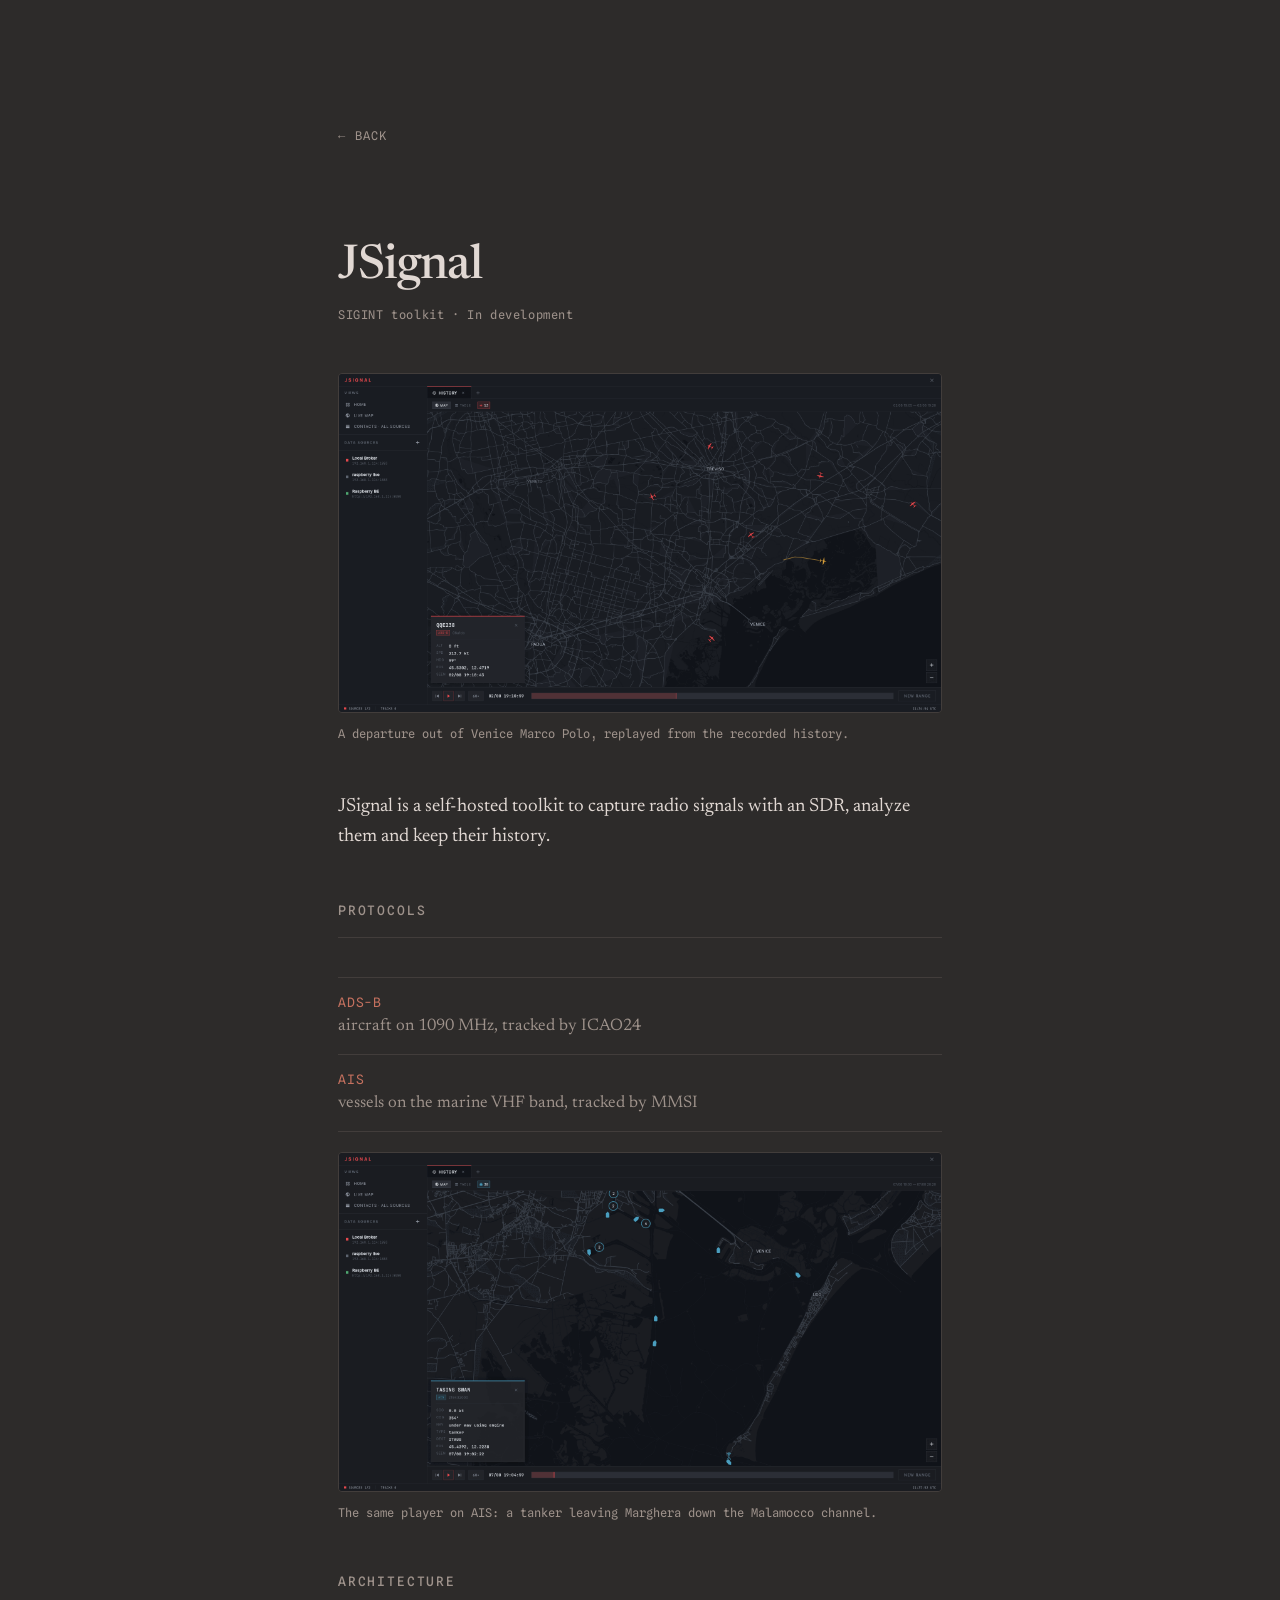
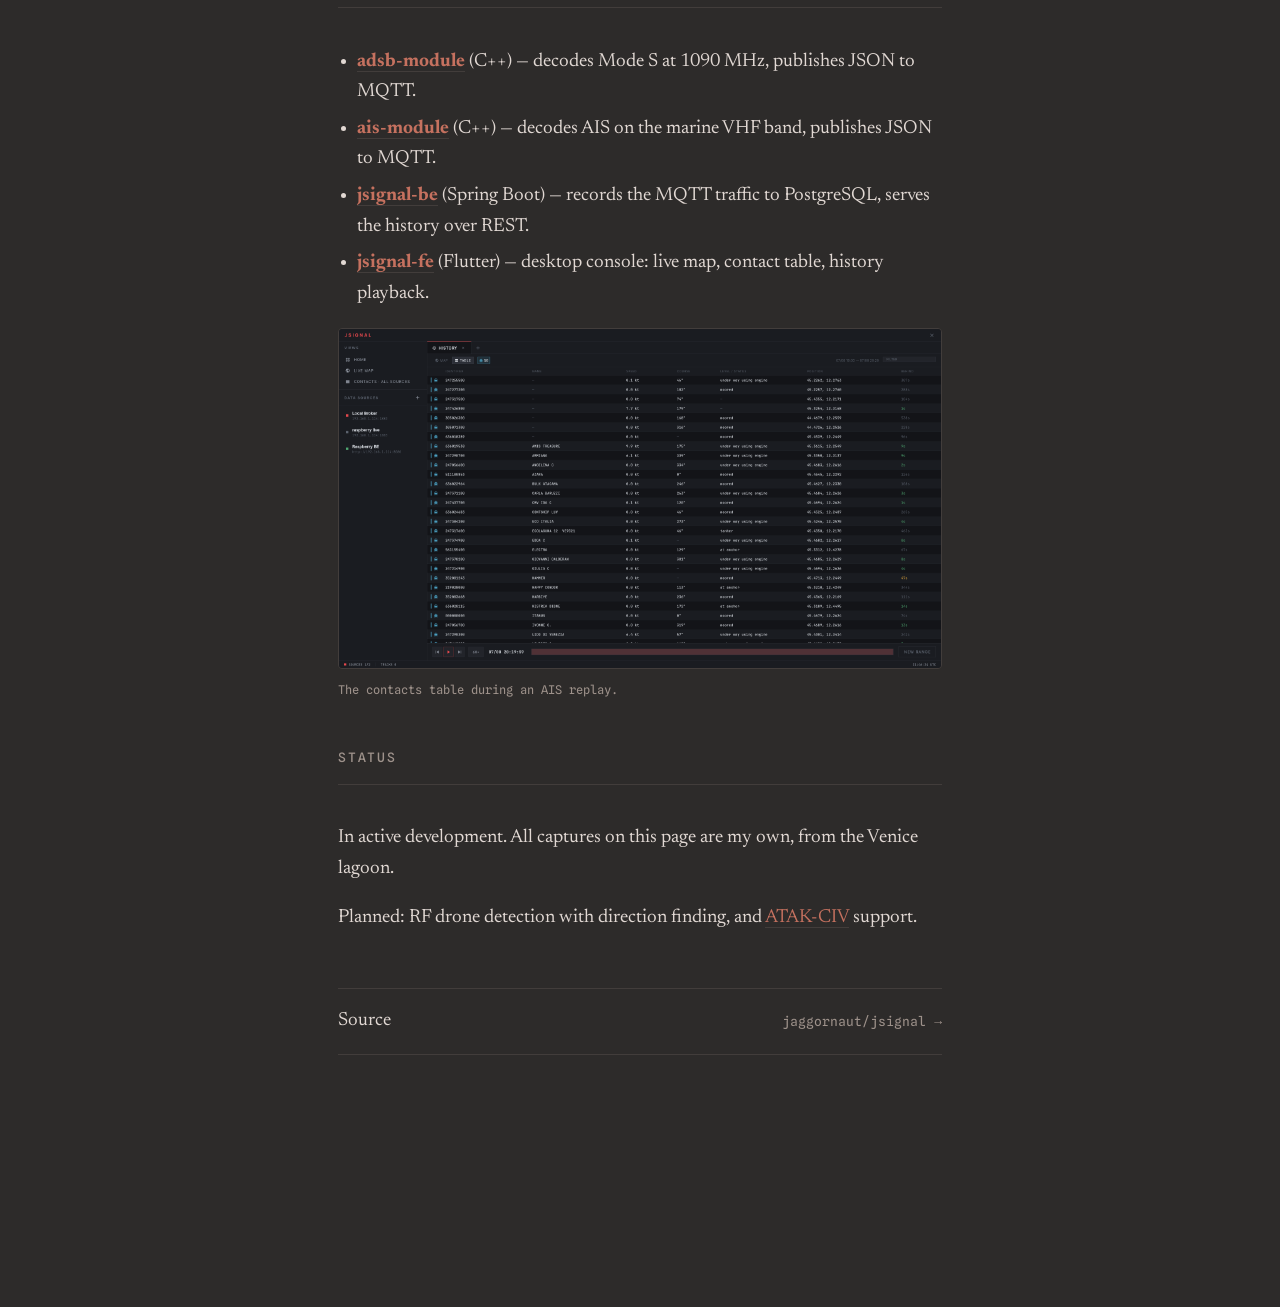
<file: projects/jsignal.html>
<!DOCTYPE html>
<html lang="en">
<head>
<meta charset="UTF-8">
<meta name="viewport" content="width=device-width, initial-scale=1.0">
<title>JSignal — Alex Polesel</title>
<link rel="preconnect" href="https://fonts.googleapis.com">
<link rel="preconnect" href="https://fonts.gstatic.com" crossorigin>
<link href="https://fonts.googleapis.com/css2?family=Newsreader:ital,opsz,wght@0,6..72,400;0,6..72,500;1,6..72,400&family=Spline+Sans+Mono:wght@400;500&display=swap" rel="stylesheet">
<link rel="stylesheet" href="../style.css">
</head>
<body>
  <div class="wrap">

    <div class="top-row reveal d1">
      <a class="back" href="../index.html">← Back</a>
    </div>

    <div class="detail-head reveal d2">
      <h1>JSignal</h1>
      <p class="detail-meta">SIGINT toolkit · In development</p>
    </div>

    <figure class="detail-figure reveal d3">
      <img src="../images/jsignal-adsb.gif" alt="JSignal replaying recorded ADS-B traffic over Venice">
      <figcaption>A departure out of Venice Marco Polo, replayed from the recorded history.</figcaption>
    </figure>

    <div class="prose reveal d4">
      <p>
        JSignal is a self-hosted toolkit to capture radio signals with an SDR, analyze them
        and keep their history.
      </p>

      <h2>Protocols</h2>
      <dl class="spec">
        <dt>ADS-B</dt>
        <dd>aircraft on 1090 MHz, tracked by ICAO24</dd>
        <dt>AIS</dt>
        <dd>vessels on the marine VHF band, tracked by MMSI</dd>
      </dl>
      <figure class="detail-figure">
        <img src="../images/jsignal-ais.gif" alt="JSignal replaying recorded AIS traffic in the Venice lagoon">
        <figcaption>The same player on AIS: a tanker leaving Marghera down the Malamocco channel.</figcaption>
      </figure>

      <h2>Architecture</h2>
      <ul>
        <li><strong><a href="https://github.com/jaggornaut/adsb-module" target="_blank" rel="noopener">adsb-module</a></strong>
          (C++) — decodes Mode S at 1090 MHz, publishes JSON to MQTT.</li>
        <li><strong><a href="https://github.com/jaggornaut/ais-module" target="_blank" rel="noopener">ais-module</a></strong>
          (C++) — decodes AIS on the marine VHF band, publishes JSON to MQTT.</li>
        <li><strong><a href="https://github.com/jaggornaut/jsignal-be" target="_blank" rel="noopener">jsignal-be</a></strong>
          (Spring Boot) — records the MQTT traffic to PostgreSQL, serves the history over REST.</li>
        <li><strong><a href="https://github.com/jaggornaut/jsignal-fe" target="_blank" rel="noopener">jsignal-fe</a></strong>
          (Flutter) — desktop console: live map, contact table, history playback.</li>
      </ul>

      <figure class="detail-figure">
        <img src="../images/jsignal-contacts.png" alt="The JSignal contacts table, listing tracked vessels">
        <figcaption>The contacts table during an AIS replay.</figcaption>
      </figure>

      <h2>Status</h2>
      <p>
        In active development. All captures on this page are my own, from the Venice lagoon.
      </p>
      <p>
        Planned: RF drone detection with direction finding, and
        <a href="https://www.civtak.org/" target="_blank" rel="noopener">ATAK-CIV</a> support.
      </p>
    </div>

    <section class="reveal d5">
      <ul class="links">
        <li><a href="https://github.com/jaggornaut/jsignal" target="_blank" rel="noopener"><span>Source</span><span class="arrow">jaggornaut/jsignal →</span></a></li>
      </ul>
    </section>

  </div>
</body>
</html>
</file>
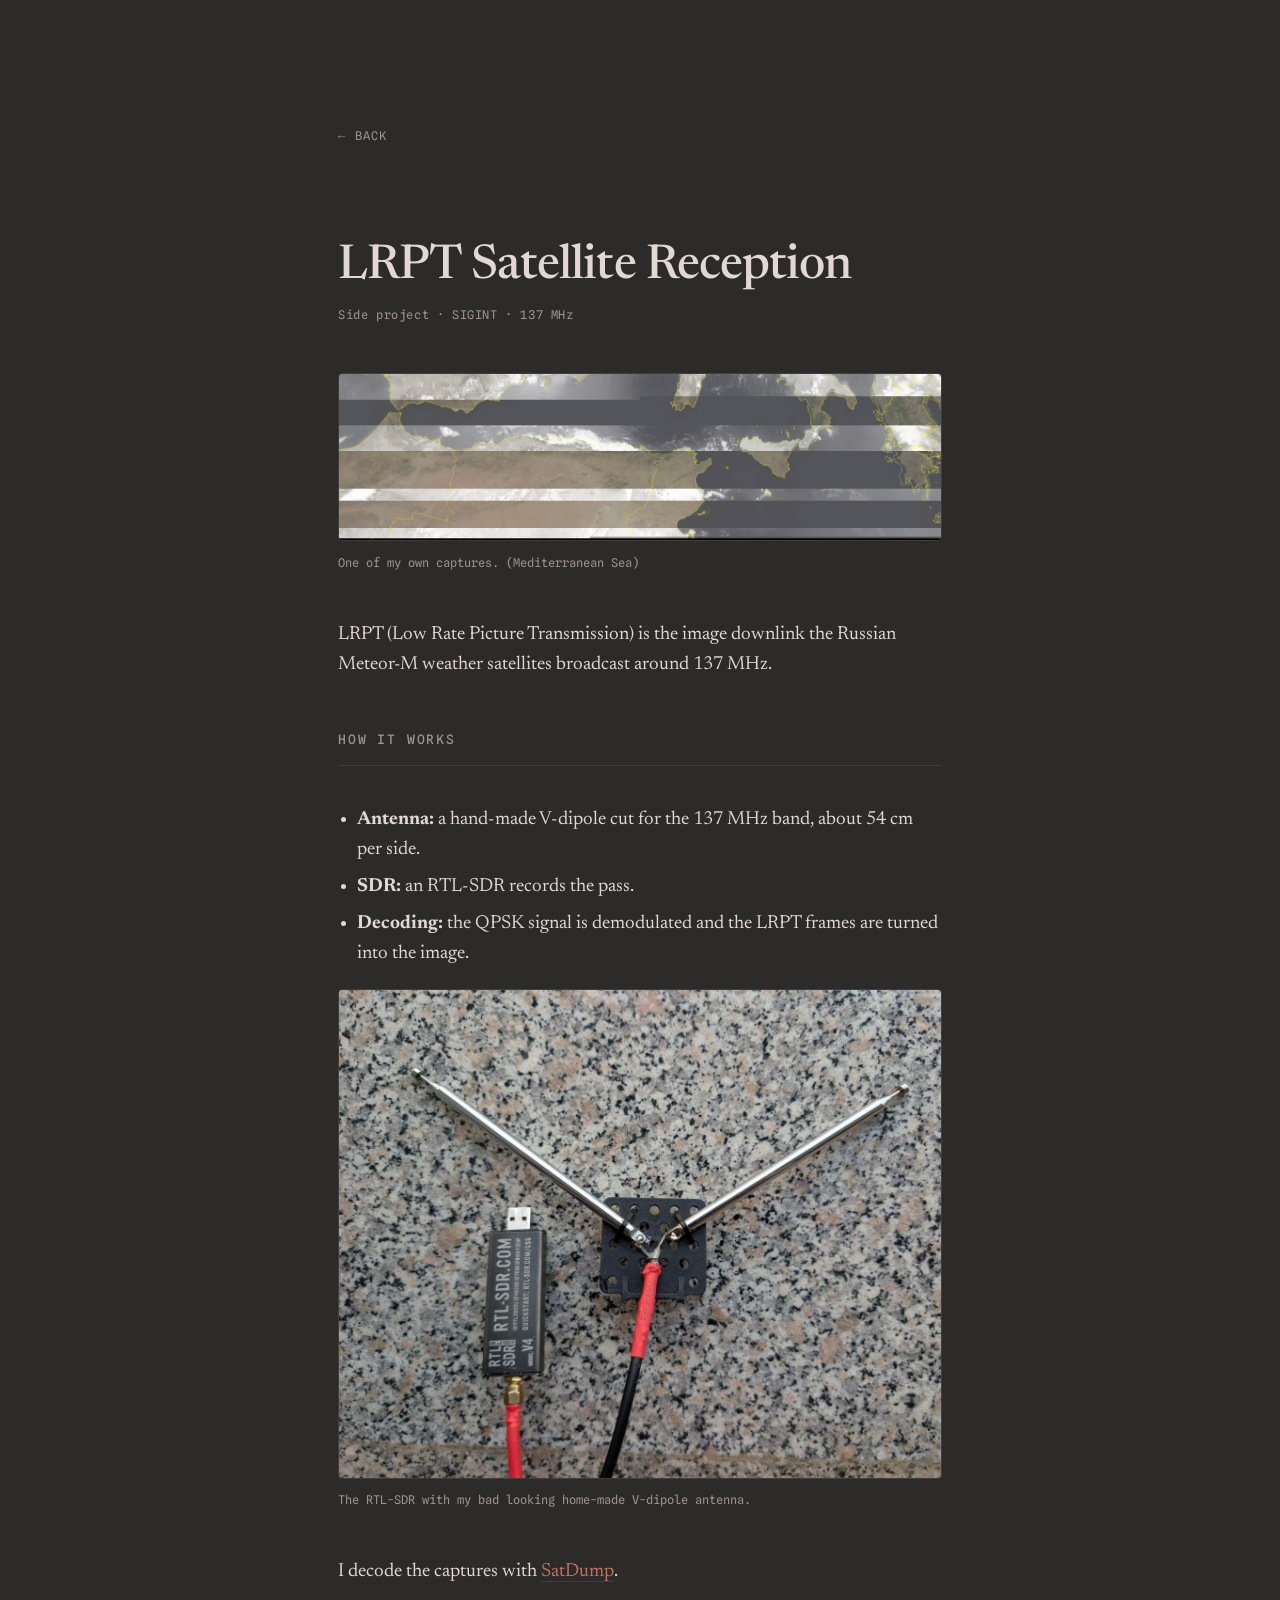
<file: projects/lrpt.html>
<!DOCTYPE html>
<html lang="en">
<head>
<meta charset="UTF-8">
<meta name="viewport" content="width=device-width, initial-scale=1.0">
<title>LRPT Satellite Reception — Alex Polesel</title>
<link rel="preconnect" href="https://fonts.googleapis.com">
<link rel="preconnect" href="https://fonts.gstatic.com" crossorigin>
<link href="https://fonts.googleapis.com/css2?family=Newsreader:ital,opsz,wght@0,6..72,400;0,6..72,500;1,6..72,400&family=Spline+Sans+Mono:wght@400;500&display=swap" rel="stylesheet">
<link rel="stylesheet" href="../style.css">
</head>
<body>
  <div class="wrap">

    <div class="top-row reveal d1">
      <a class="back" href="../index.html">← Back</a>
    </div>

    <div class="detail-head reveal d2">
      <h1>LRPT Satellite Reception</h1>
      <p class="detail-meta">Side project · SIGINT · 137 MHz</p>
    </div>

    <figure class="detail-figure reveal d3">
      <a href="../images/lrpt.png" target="_blank" rel="noopener">
        <img src="../images/lrpt.png" alt="LRPT capture from a Meteor-M satellite">
      </a>
      <figcaption>One of my own captures. (Mediterranean Sea) </figcaption>
    </figure>

    <div class="prose reveal d4">
      <p>
        LRPT (Low Rate Picture Transmission) is the image downlink the Russian
        Meteor-M weather satellites broadcast around 137 MHz.
      </p>

      <h2>How it works</h2>
      <ul>
        <li><strong>Antenna:</strong> a hand-made V-dipole cut for the 137 MHz
          band, about 54 cm per side.</li>
        <li><strong>SDR:</strong> an RTL-SDR records the pass.</li>
        <li><strong>Decoding:</strong> the QPSK signal is demodulated and the LRPT
          frames are turned into the image.</li>
      </ul>

      <figure class="detail-figure">
        <img src="../images/rtl-sdr-v-dipole.jpg" alt="RTL-SDR and V-dipole antenna setup">
        <figcaption>The RTL-SDR with my bad looking home-made V-dipole antenna.</figcaption>
      </figure>

      <p>
        I decode the captures with
        <a href="https://github.com/SatDump/SatDump" target="_blank" rel="noopener">SatDump</a>.
      </p>
    </div>

  </div>
</body>
</html>
</file>
<file: style.css>
:root{                  
  --bg: #2d2b2a;
  --ink: #e1d8d3;
  --muted: #9e928b;
  --line: #423d3b;
  --accent: #c5715f;    
  --avatar-fig: #80726b;
  --serif: "Newsreader", Georgia, serif;
  --mono: "Spline Sans Mono", monospace;
}

*{ margin:0; padding:0; box-sizing:border-box; }

html{ scroll-behavior:smooth; }

body{
  background:var(--bg);
  color:var(--ink);
  font-family:var(--serif);
  font-size:19px;
  line-height:1.6;
  -webkit-font-smoothing:antialiased;
  text-rendering:optimizeLegibility;
  transition:background .4s ease, color .4s ease;
}

.wrap{
  max-width:660px;
  margin:0 auto;
  padding:14vh 28px 18vh;
}

header{ margin-bottom:12vh; }

.top-row{
  display:flex;
  justify-content:space-between;
  align-items:flex-start;
  margin-bottom:3rem;
}

.avatar-block{ flex-shrink:0; }

.hero-row{
  display:flex;
  justify-content:space-between;
  align-items:center;
  gap:1.5rem;
  margin-bottom:1.8rem;
}
.hero-row h1{ margin-bottom:0; }
.hero-row .avatar-block{ margin-bottom:12px; }

.avatar{
  width:160px;
  height:160px;
  border-radius:50%;
  background:var(--avatar-bg);
  border:1px solid var(--line);
  overflow:hidden;
}
.avatar img{ width:100%; height:100%; object-fit:cover; display:block; }

.tricolore{
  width:160px;
  height:5px;
  margin-top:9px;
  border-radius:2px;
  overflow:hidden;
  background:linear-gradient(
    to right,
    #4f8a5f 0 33.33%,    
    #efe7e3 33.33% 66.66%,
    var(--accent) 66.66% 100%  
  );
  opacity:.9;
}

h1{
  font-weight:500;
  font-size:clamp(2.6rem, 8vw, 4.2rem);
  line-height:1.05;
  letter-spacing:-0.02em;
  margin-bottom:1.8rem;
}
h1 .hl{ color:var(--accent); }

.intro{
  font-size:1.35rem;
  color:var(--muted);
  max-width:46ch;
}
.intro em{ color:var(--ink); font-style:italic; }

section{ margin-bottom:10vh; }

h2{
  font-family:var(--mono);
  font-weight:500;
  font-size:13px;
  letter-spacing:0.14em;
  text-transform:uppercase;
  color:var(--muted);
  padding-bottom:1rem;
  margin-bottom:2.4rem;
  border-bottom:1px solid var(--line);
}

p + p{ margin-top:1.2rem; }

section p a{
  color:var(--accent);
  text-decoration:none;
  border-bottom:1px solid var(--line);
  transition:border-color .25s ease;
}
section p a:hover{ border-bottom-color:var(--accent); }

/* work list */
.work-item{
  display:block;
  text-decoration:none;
  color:inherit;
  padding:1.5rem 0;
  border-bottom:1px solid var(--line);
  transition:padding-left .35s cubic-bezier(.2,.7,.3,1);
}
.work-item:first-of-type{ border-top:1px solid var(--line); }
.work-item:hover{ padding-left:1rem; }

.work-head{
  display:flex;
  justify-content:space-between;
  align-items:baseline;
  gap:1rem;
}
.work-title{
  font-size:1.5rem;
  font-weight:500;
  letter-spacing:-0.01em;
}
.work-item:hover .work-title{ color:var(--accent); }
.work-logo{
  width:26px;
  height:26px;
  margin-right:.6rem;
  vertical-align:-5px;
  border-radius:5px;
}
.work-year{
  font-family:var(--mono);
  font-size:12px;
  color:var(--muted);
  white-space:nowrap;
}
.work-desc{
  color:var(--muted);
  margin-top:.4rem;
  font-size:1.05rem;
}

.project{ display:flex; gap:1.4rem; align-items:flex-start; }
.project-thumb{
  flex-shrink:0;
  width:160px;
  height:108px;
  border-radius:4px;
  border:1px solid var(--line);
  background:var(--avatar-bg);
  overflow:hidden;
  display:flex;
  align-items:center;
  justify-content:center;
}
.project-thumb img{ width:100%; height:100%; object-fit:cover; display:block; }
.project-body{ flex:1; min-width:0; }
@media (max-width:520px){
  .project{ flex-direction:column; gap:1rem; }
  .project-thumb{ width:100%; height:170px; }
  .avatar{ width:120px; height:120px; }
  .tricolore{ width:120px; }
}

.links{ list-style:none; }
.links li{
  border-bottom:1px solid var(--line);
}
.links li:first-child{ border-top:1px solid var(--line); }
.links a{
  display:flex;
  justify-content:space-between;
  align-items:center;
  padding:1.1rem 0;
  text-decoration:none;
  color:var(--ink);
  transition:color .25s ease, padding-left .35s cubic-bezier(.2,.7,.3,1);
}
.links a:hover{ color:var(--accent); padding-left:.6rem; }
.links .arrow{ font-family:var(--mono); font-size:13px; color:var(--muted); }
.links a:hover .arrow{ color:var(--accent); }

.reveal{
  opacity:0;
  transform:translateY(14px);
  animation:rise .9s cubic-bezier(.2,.7,.3,1) forwards;
}
@keyframes rise{ to{ opacity:1; transform:none; } }
.d1{ animation-delay:.05s } .d2{ animation-delay:.18s }
.d3{ animation-delay:.31s } .d4{ animation-delay:.44s }
.d5{ animation-delay:.57s }

@media (prefers-reduced-motion: reduce){
  .reveal{ animation:none; opacity:1; transform:none; }
}

.back{
  display:inline-block;
  margin-bottom:3rem;
  font-family:var(--mono);
  font-size:12px;
  letter-spacing:0.1em;
  text-transform:uppercase;
  color:var(--muted);
  text-decoration:none;
  border-bottom:1px solid transparent;
  transition:color .25s ease, border-color .25s ease;
}
.back:hover{ color:var(--accent); border-bottom-color:var(--accent); }

.detail-head h1{
  font-size:clamp(2rem, 6vw, 3rem);
  margin-bottom:.8rem;
}
.detail-meta{
  font-family:var(--mono);
  font-size:12px;
  letter-spacing:0.05em;
  color:var(--muted);
  margin-bottom:3rem;
}

.detail-figure{ margin:0 0 3rem; }
.detail-figure img{
  width:100%;
  height:auto;
  display:block;
  border-radius:4px;
  border:1px solid var(--line);
}
.detail-figure figcaption{
  margin-top:.7rem;
  font-family:var(--mono);
  font-size:12px;
  color:var(--muted);
}

/* key/value spec list */
.spec{ margin:1.2rem 0; }
.spec dt{
  font-family:var(--mono);
  font-size:13px;
  letter-spacing:0.06em;
  color:var(--accent);
  padding-top:.9rem;
  border-top:1px solid var(--line);
}
.spec dd{ color:var(--muted); font-size:1.05rem; padding-bottom:.9rem; }
.spec dd:last-child{ border-bottom:1px solid var(--line); }

.prose h2{ margin-top:3rem; }
.prose + section{ margin-top:6vh; }
.prose p{ color:var(--ink); }
.prose ul{ margin:1.2rem 0; padding-left:1.2rem; color:var(--ink); }
.prose li{ margin:.4rem 0; }
.prose a{
  color:var(--accent);
  text-decoration:none;
  border-bottom:1px solid var(--line);
  transition:border-color .25s ease;
}
.prose a:hover{ border-bottom-color:var(--accent); }
</file>
